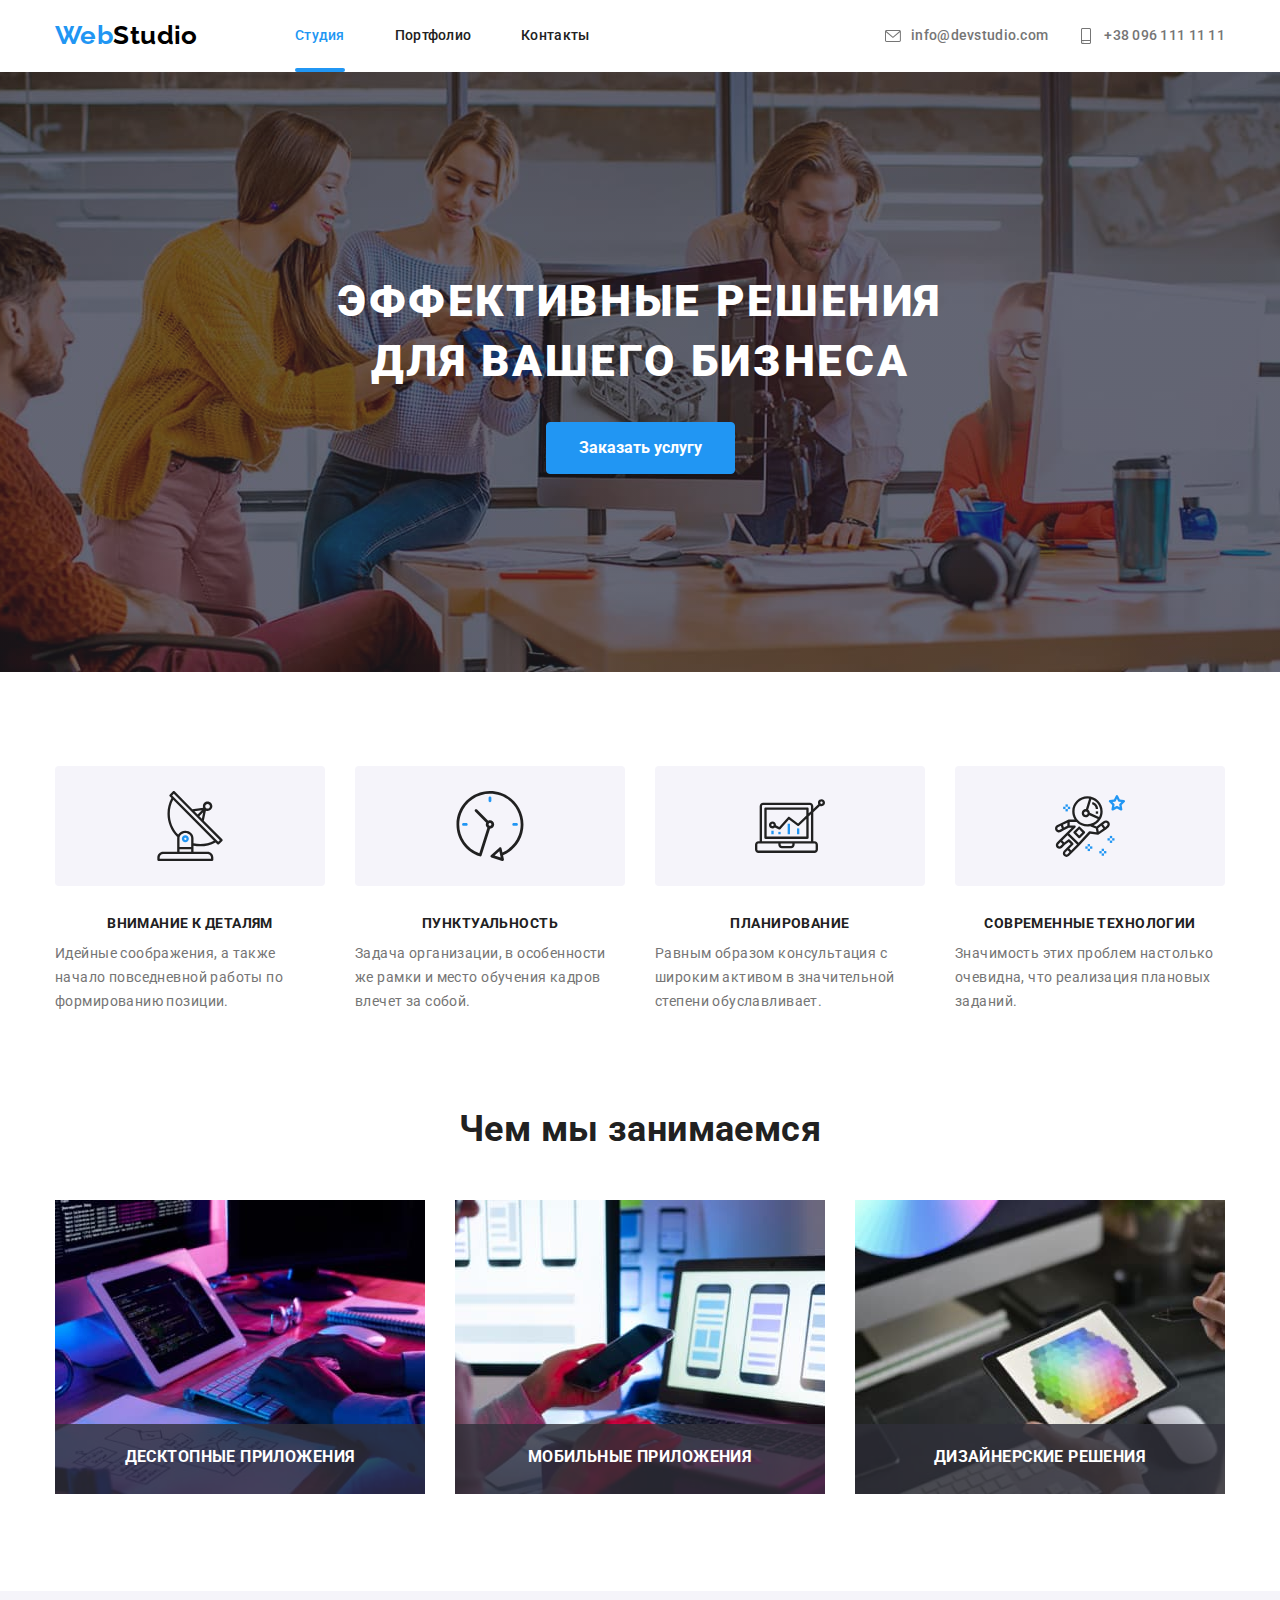
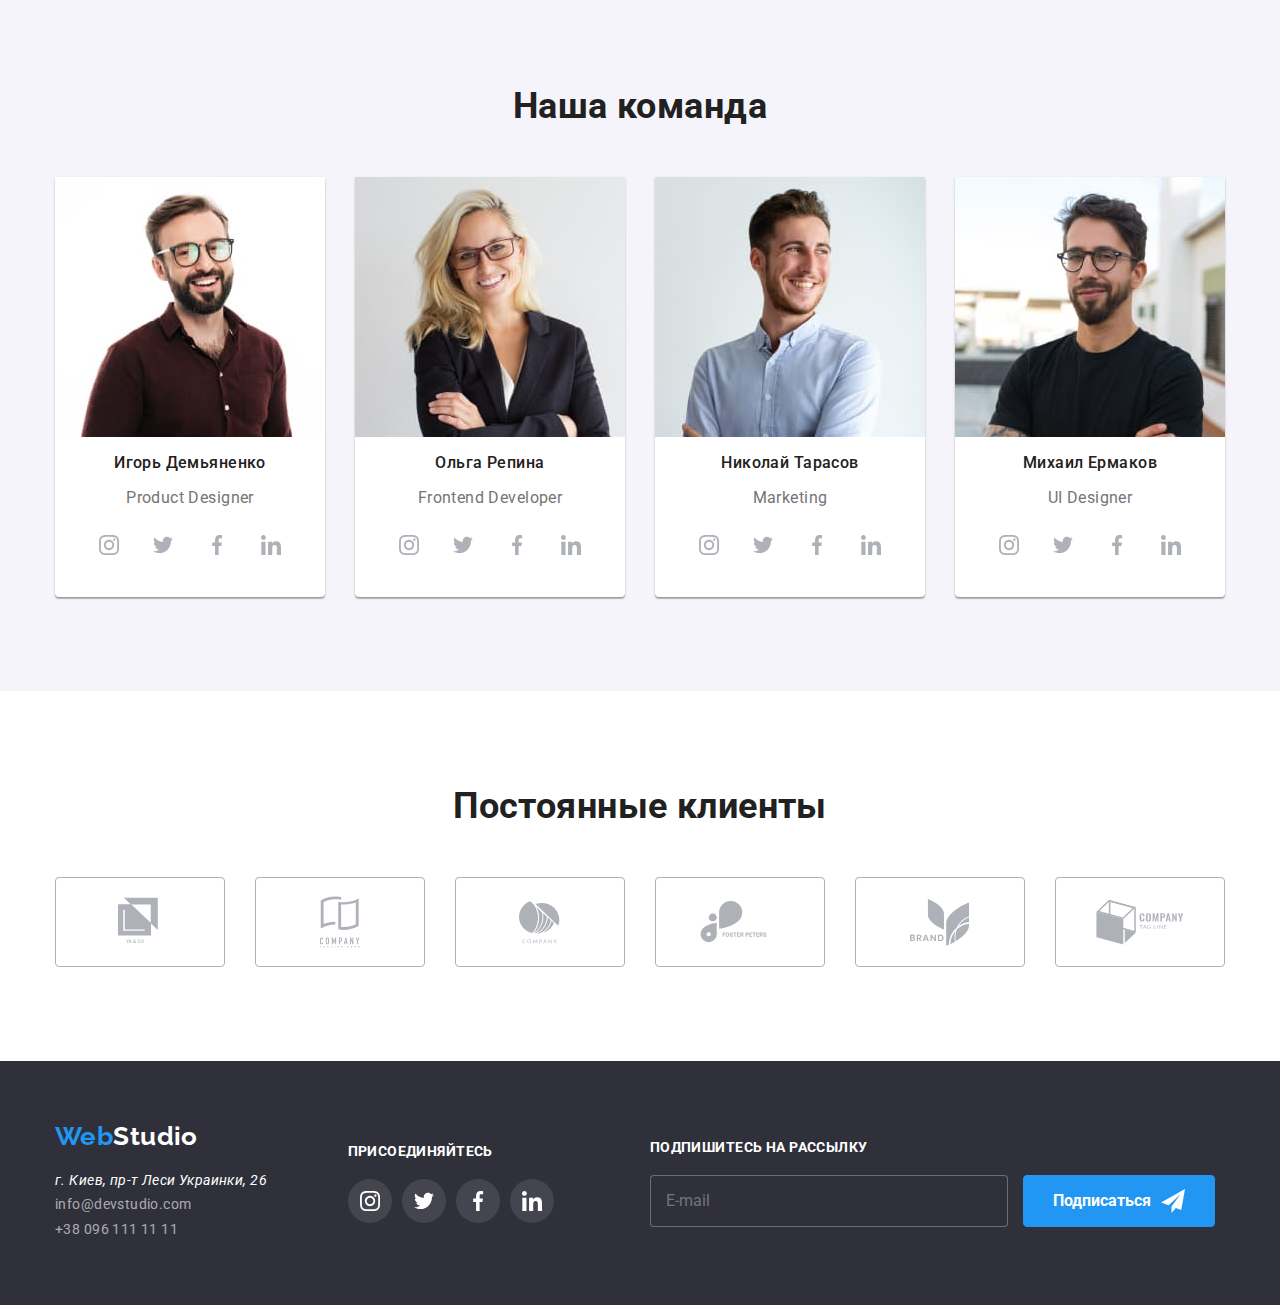
<file: index.html>
<!DOCTYPE html>
<html lang="ru">
  <head>
    <meta charset="UTF-8" />
    <meta name="viewport" content="width=device-width, initial-scale=1.0" />
    <title>WebStudio</title>
    <link
      href="https://fonts.googleapis.com/css2?family=Raleway:wght@400;700&family=Roboto:wght@400;500;700;900&display=swap"
      rel="stylesheet"
    />
    <link
      rel="stylesheet"
      href="https://cdnjs.cloudflare.com/ajax/libs/modern-normalize/1.0.0/modern-normalize.min.css"
    />
    <link rel="stylesheet" href="./css/main.min.css" />
  </head>
  <body>
    <header>
      <div class="container page-header">
        <a href="./index.html" class="logo"
          >Web<span class="logostudio">Studio</span></a
        >
        <button type="button" class="menu-button" data-menu-button>
          <svg
            width="24"
            height="30"
            aria-expanded="false"
            aria-controls="navigation-container"
            aria-label="Переключатель мобильногоо меню"
          >
            <use
              class="icon-menu"
              href="./images/newsprite.svg#menu-icon"
            ></use>
            <use
              class="icon-cross"
              href="./images/newsprite.svg#close-black"
            ></use>
          </svg>
        </button>

        <nav class="navigation" data-menu id="navigation-container">
          <ul class="site-nav list">
            <li class="item">
              <a href="./index.html" class="link current">Студия</a>
            </li>
            <li class="item">
              <a href="./portfolio.html" class="link">Портфолио</a>
            </li>
            <li class="item"><a href="" class="link">Контакты</a></li>
          </ul>

          <address class="header-address">
            <a href="mailto:info@devstudio.com" class="link">
              <svg class="address-icon" width="16" height="20">
                <use href="./images/newsprite.svg#envelope"></use>
              </svg>
              info@devstudio.com</a
            >
            <a href="tel:+380961111111" class="link">
              <svg class="address-icon" width="10" height="20">
                <use href="./images/newsprite.svg#smartphone"></use>
              </svg>
              +38 096 111 11 11</a
            >
          </address>
        </nav>
      </div>
    </header>
    <main>
      <section class="main-section">
        <!--Section1-->
        <h1 class="main-title">
          Эффективные решения <br />
          для вашего бизнеса
        </h1>
        <button class="order-button" data-modal-open>Заказать услугу</button>
      </section>
      <section class="advantages-section">
        <!--Section2-->
        <div class="container">
          <ul class="advantages">
            <li class="advantage-item">
              <svg class="advantage-icon">
                <use href="./images/newsprite.svg#antenna-1"></use>
              </svg>
              <h3 class="advantage-title">Внимание к деталям</h3>
              <p class="text">
                Идейные соображения, а также начало повседневной работы по
                формированию позиции.
              </p>
            </li>
            <li class="advantage-item">
              <svg class="advantage-icon">
                <use href="./images/newsprite.svg#clock-1"></use>
              </svg>
              <h3 class="advantage-title">Пунктуальность</h3>
              <p class="text">
                Задача организации, в особенности же рамки и место обучения
                кадров влечет за собой.
              </p>
            </li>
            <li class="advantage-item">
              <svg class="advantage-icon">
                <use href="./images/newsprite.svg#diagram-1"></use>
              </svg>
              <h3 class="advantage-title">Планирование</h3>
              <p class="text">
                Равным образом консультация с широким активом в значительной
                степени обуславливает.
              </p>
            </li>
            <li class="advantage-item">
              <svg class="advantage-icon">
                <use href="./images/newsprite.svg#astronaut-1"></use>
              </svg>
              <h3 class="advantage-title">Современные технологии</h3>
              <p class="text">
                Значимость этих проблем настолько очевидна, что реализация
                плановых заданий.
              </p>
            </li>
          </ul>
        </div>
      </section>
      <section class="activities-section">
        <!--Section3-->
        <div class="container">
          <h2 class="section-title">Чем мы занимаемся</h2>
          <ul class="activities">
            <li class="activity-item">
              <picture>
                <source
                  srcset="./images/img1.jpg 1x, ./images/img1@2x.jpg 2x"
                  media="(min-width: 1200px)"
                />

                <img src="./images/img1.jpg" alt="рабочий стол" width="370" />
              </picture>
              <h3 class="activity-title">Десктопные приложения</h3>
            </li>
            <li class="activity-item">
              <picture>
                <source
                  srcset="./images/img2.jpg 1x, ./images/img2@2x.jpg 2x"
                  media="(min-width: 1200px)"
                />

                <img src="./images/img2.jpg" alt="рабочий стол" width="370" />
              </picture>
              <h3 class="activity-title">Мобильные приложения</h3>
            </li>
            <li class="activity-item">
              <picture>
                <source
                  srcset="./images/img3.jpg 1x, ./images/img3@2x.jpg 2x"
                  media="(min-width: 1200px)"
                />

                <img src="./images/img3.jpg" alt="экран планшета" width="370" />
              </picture>

              <h3 class="activity-title">Дизайнерские решения</h3>
            </li>
          </ul>
        </div>
      </section>
      <section class="section-team">
        <!--Team-->
        <div class="container team">
          <h2 class="section-title">Наша команда</h2>
          <ul class="team-members">
            <li class="team-member">
              <picture>
                <source
                  srcset="
                    ./images/ihordemjanenko.jpg    1x,
                    ./images/ihordemjanenko@2x.jpg 2x
                  "
                  media="(min-width: 1200px)"
                />
                <source
                  srcset="
                    ./images/tab/ihordemjanenkotab.jpg    1x,
                    ./images/tab/ihordemjanenkotab@2x.jpg 2x
                  "
                  media="(min-width: 768px)"
                />
                <source
                  srcset="
                    ./images/mob/ihordemjanenkomob.jpg    1x,
                    ./images/mob/ihordemjanenkomob@2x.jpg 2x
                  "
                  media="(max-width: 480px)"
                />
                <img
                  class="member-photo"
                  src="./images/ihordemjanenko.jpg"
                  alt="фото Игорь Демьяненко"
                />
              </picture>

              <h3 class="photo-name">Игорь Демьяненко</h3>
              <p class="position-title">Product Designer</p>
              <ul class="social-links">
                <li class="link">
                  <a class="link-icon" href="">
                    <svg width="20" height="20">
                      <use href="./images/newsprite.svg#instagram"></use>
                    </svg>
                  </a>
                </li>
                <li class="link">
                  <a class="link-icon" href="">
                    <svg width="20" height="20">
                      <use href="./images/newsprite.svg#twitter"></use>
                    </svg>
                  </a>
                </li>
                <li class="link">
                  <a class="link-icon" href="">
                    <svg width="20" height="20">
                      <use href="./images/newsprite.svg#facebook"></use>
                    </svg>
                  </a>
                </li>
                <li class="link">
                  <a class="link-icon" href="">
                    <svg width="20" height="20">
                      <use href="./images/newsprite.svg#linkedin"></use>
                    </svg>
                  </a>
                </li>
              </ul>
            </li>
            <li class="team-member">
              <picture>
                <source
                  srcset="
                    ./images/olharepina.jpg    1x,
                    ./images/olharepina@2x.jpg 2x
                  "
                  media="(min-width: 1200px)"
                />
                <source
                  srcset="
                    ./images/tab/olharepinatab.jpg    1x,
                    ./images/tab/olharepinatab@2x.jpg 2x
                  "
                  media="(min-width: 768px)"
                />
                <source
                  srcset="
                    ./images/mob/olharepinamob.jpg    1x,
                    ./images/mob/olharepinamob@2x.jpg 2x
                  "
                  media="(max-width: 480px)"
                />
                <img
                  class="member-photo"
                  src="./images/olharepina.jpg"
                  alt="фото Ольга Репина"
                />
              </picture>
              <h3 class="photo-name">Ольга Репина</h3>
              <p class="position-title">Frontend Developer</p>
              <ul class="social-links">
                <li class="link">
                  <a class="link-icon" href="">
                    <svg width="20" height="20">
                      <use href="./images/newsprite.svg#instagram"></use>
                    </svg>
                  </a>
                </li>
                <li class="link">
                  <a class="link-icon" href="">
                    <svg width="20" height="20">
                      <use href="./images/newsprite.svg#twitter"></use>
                    </svg>
                  </a>
                </li>
                <li class="link">
                  <a class="link-icon" href="">
                    <svg width="20" height="20">
                      <use href="./images/newsprite.svg#facebook"></use>
                    </svg>
                  </a>
                </li>
                <li class="link">
                  <a class="link-icon" href="">
                    <svg width="20" height="20">
                      <use href="./images/newsprite.svg#linkedin"></use>
                    </svg>
                  </a>
                </li>
              </ul>
            </li>
            <li class="team-member">
              <picture>
                <source
                  srcset="
                    ./images/nikolaytarasov.jpg    1x,
                    ./images/nikolaytarasov@2x.jpg 2x
                  "
                  media="(min-width: 1200px)"
                />
                <source
                  srcset="
                    ./images/tab/nikolaytarasovtab.jpg    1x,
                    ./images/tab/nikolaytarasovtab@2x.jpg 2x
                  "
                  media="(min-width: 768px)"
                />
                <source
                  srcset="
                    ./images/mob/nikolaytarasovmob.jpg    1x,
                    ./images/mob/nikolaytarasovmob@2x.jpg 2x
                  "
                  media="(max-width: 480px)"
                />
                <img
                  class="member-photo"
                  src="./images/nikolaytarasov.jpg"
                  alt="фото Николай Тарасов"
                />
              </picture>
              <h3 class="photo-name">Николай Тарасов</h3>
              <p class="position-title">Marketing</p>
              <ul class="social-links">
                <li class="link">
                  <a class="link-icon" href="">
                    <svg width="20" height="20">
                      <use href="./images/newsprite.svg#instagram"></use>
                    </svg>
                  </a>
                </li>
                <li class="link">
                  <a class="link-icon" href="">
                    <svg width="20" height="20">
                      <use href="./images/newsprite.svg#twitter"></use>
                    </svg>
                  </a>
                </li>
                <li class="link">
                  <a class="link-icon" href="">
                    <svg width="20" height="20">
                      <use href="./images/newsprite.svg#facebook"></use>
                    </svg>
                  </a>
                </li>
                <li class="link">
                  <a class="link-icon" href="">
                    <svg width="20" height="20">
                      <use href="./images/newsprite.svg#linkedin"></use>
                    </svg>
                  </a>
                </li>
              </ul>
            </li>
            <li class="team-member">
              <picture>
                <source
                  srcset="
                    ./images/mihailjermakov.jpg    1x,
                    ./images/mihailjermakov@2x.jpg 2x
                  "
                  media="(min-width: 1200px)"
                />
                <source
                  srcset="
                    ./images/tab/mihailjermakovtab.jpg    1x,
                    ./images/tab/mihailjermakovtab@2x.jpg 2x
                  "
                  media="(min-width: 768px)"
                />
                <source
                  srcset="
                    ./images/mob/mihailjermakovmob.jpg    1x,
                    ./images/mob/mihailjermakovmob@2x.jpg 2x
                  "
                  media="(max-width: 767px)"
                />
                <img
                  class="member-photo"
                  src="./images/mihailjermakov.jpg"
                  alt="фото Михаил Ермаков"
                />
              </picture>
              <h3 class="photo-name">Михаил Ермаков</h3>
              <p class="position-title">UI Designer</p>
              <ul class="social-links">
                <li class="link">
                  <a class="link-icon" href="">
                    <svg width="20" height="20">
                      <use href="./images/newsprite.svg#instagram"></use>
                    </svg>
                  </a>
                </li>
                <li class="link">
                  <a class="link-icon" href="">
                    <svg width="20" height="20">
                      <use href="./images/newsprite.svg#twitter"></use>
                    </svg>
                  </a>
                </li>
                <li class="link">
                  <a class="link-icon" href="">
                    <svg width="20" height="20">
                      <use href="./images/newsprite.svg#facebook"></use>
                    </svg>
                  </a>
                </li>
                <li class="link">
                  <a class="link-icon" href="">
                    <svg width="20" height="20">
                      <use href="./images/newsprite.svg#linkedin"></use>
                    </svg>
                  </a>
                </li>
              </ul>
            </li>
          </ul>
        </div>
      </section>
      <section class="client-section">
        <!--Section Clients-->
        <div class="container">
          <h2 class="section-title">Постоянные клиенты</h2>
          <ul class="clients">
            <li class="client">
              <a class="client-link" href="">
                <svg class="logo-client" width="44" height="50">
                  <use href="./images/newsprite.svg#logo-1"></use>
                </svg>
              </a>
            </li>
            <li class="client">
              <a class="client-link" href="">
                <svg class="logo-client" width="40" height="52">
                  <use href="./images/newsprite.svg#logo-2"></use>
                </svg>
              </a>
            </li>
            <li class="client">
              <a class="client-link" href="">
                <svg class="logo-client" width="41" height="43">
                  <use href="./images/newsprite.svg#logo-3"></use>
                </svg>
              </a>
            </li>
            <li class="client">
              <a class="client-link" href="">
                <svg class="logo-client" width="80" height="42">
                  <use href="./images/newsprite.svg#logo-4"></use>
                </svg>
              </a>
            </li>
            <li class="client">
              <a class="client-link" href="">
                <svg class="logo-client" width="59" height="47">
                  <use href="./images/newsprite.svg#logo-5"></use>
                </svg>
              </a>
            </li>
            <li class="client">
              <a class="client-link" href="">
                <svg class="logo-client" width="88" height="45">
                  <use href="./images/newsprite.svg#logo-6"></use>
                </svg>
              </a>
            </li>
          </ul>
        </div>
      </section>
    </main>
    <footer>
      <div class="container">
        <div class="contact">
          <a href="./index.html" class="logo"
            >Web<span class="logostudio">Studio</span></a
          >
          <address class="footer-address">
            <ul class="footer-address list">
              <li class="address-line">
                <p>г. Киев, пр-т Леси Украинки, 26</p>
              </li>
              <li class="address-line">
                <a href="mailto:info@devstudio.com" class="link"
                  >info@devstudio.com</a
                >
              </li>
              <li class="address-line">
                <a href="tel:+380961111111" class="link">+38 096 111 11 11</a>
              </li>
            </ul>
          </address>
        </div>
        <div class="joinus">
          <b>присоединяйтесь</b>
          <ul class="social-links">
            <li class="link">
              <a class="link-icon" href="">
                <svg width="20" height="20">
                  <use href="./images/newsprite.svg#instagram"></use>
                </svg>
              </a>
            </li>
            <li class="link">
              <a class="link-icon" href="">
                <svg width="20" height="20">
                  <use href="./images/newsprite.svg#twitter"></use>
                </svg>
              </a>
            </li>
            <li class="link">
              <a class="link-icon" href="">
                <svg width="20" height="20">
                  <use href="./images/newsprite.svg#facebook"></use>
                </svg>
              </a>
            </li>
            <li class="link">
              <a class="link-icon" href="">
                <svg width="20" height="20">
                  <use href="./images/newsprite.svg#linkedin"></use>
                </svg>
              </a>
            </li>
          </ul>
        </div>
        <form action="subscribe" class="subscribe">
          <b>Подпишитесь на рассылку</b>
          <div class="subscribe-action">
            <input type="email" name="mail" placeholder="E-mail" />
            <button type="submit">
              Подписаться
              <svg class="subscribe-icon" width="24" height="24">
                <use href="./images/newsprite.svg#icon-send"></use>
              </svg>
            </button>
          </div>
        </form>
      </div>
    </footer>
    <div class="backdrop is-hidden" data-modal>
      <div class="modal">
        <button class="close" type="button" data-modal-close>
          <svg width="18" height="18">
            <use href="./images/newsprite.svg#close-black"></use>
          </svg>
        </button>
        <form class="order-form js-order-form">
          <h2 class="order-form-title">
            Оставьте свои данные, мы вам перезвоним
          </h2>
          <label class="order-form-field">
            <span>Имя</span>
            <input class="info-input" type="text" name="" id="name" />
            <svg class="icon-order-form" width="12" height="12">
              <use href="./images/newsprite.svg#person-black"></use>
            </svg>
          </label>

          <label class="order-form-field">
            <span>Телефон</span>
            <input class="info-input" type="tel" name="tel" />
            <svg class="icon-order-form" width="15" height="15">
              <use href="./images/newsprite.svg#phone-black"></use>
            </svg>
          </label>

          <label class="order-form-field">
            <span>Почта</span>
            <input class="info-input" type="email" name="mail" />
            <svg class="icon-order-form" width="15" height="15">
              <use href="./images/newsprite.svg#email-black"></use>
            </svg>
          </label>
          <label class="order-form-field">
            Комментарий
            <textarea
              class="comment-text"
              name="comment"
              cols="30"
              rows="10"
              placeholder="Введите текст"
            ></textarea>
          </label>

          <label class="order-form-field checkbox">
            <input class="box" type="checkbox" name="agree" value="agree" />
            <span class="checkbox-icon"></span>
            Соглашаюсь с рассылкой и принимаю
            <a class="checkbox-link" href="">Условия договора</a>
          </label>

          <button type="submit" class="order-form-submit">Отправить</button>
        </form>
      </div>
    </div>
    <script src="./js/modal.js"></script>
    <script src="./js/menu.js"></script>
    <!-- <script>
      ;(() => {
        document
          .querySelector(".js-order-form")
          .addEventListener("submit", (e) => {
            e.preventDefault()

            new FormData(e.currentTarget).forEach((value, name) =>
              console.log(`${name}: ${value}`)
            )
          })
      })()
    </script> -->
  </body>
</html>
</file>
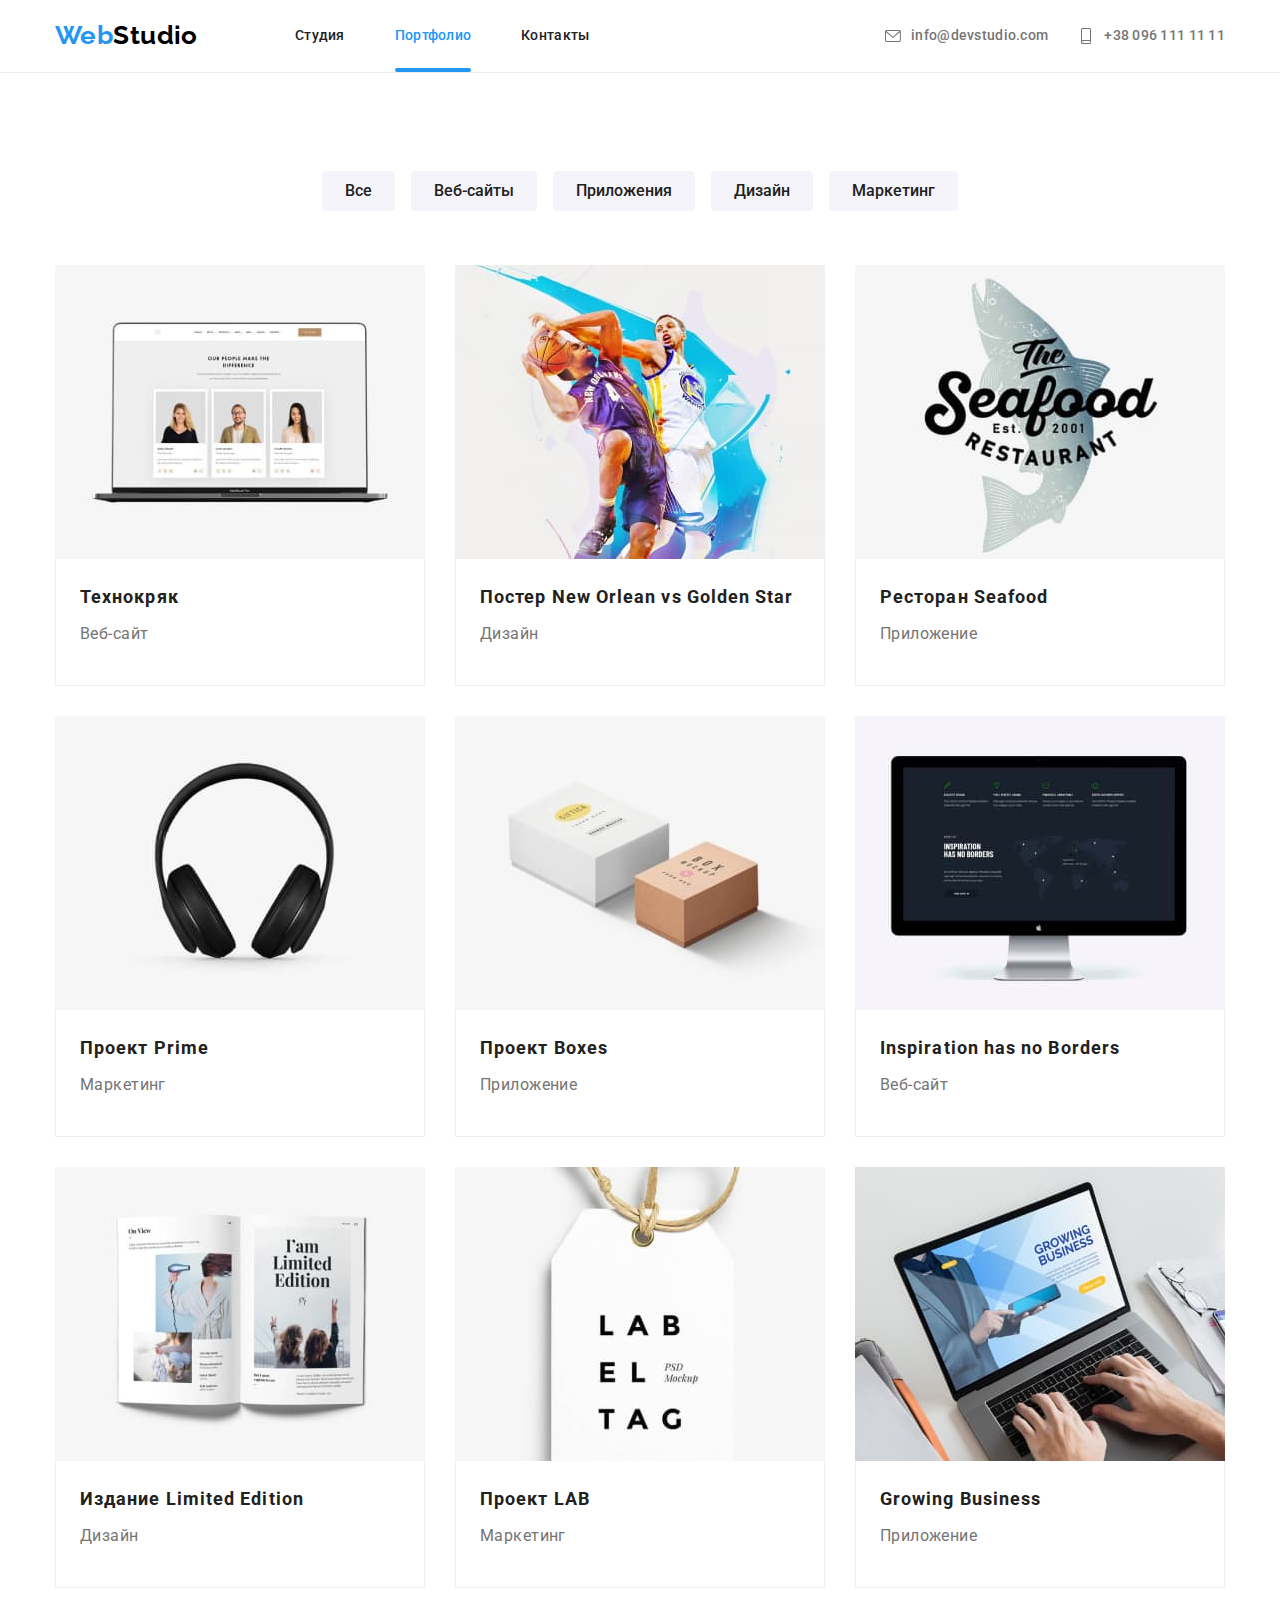
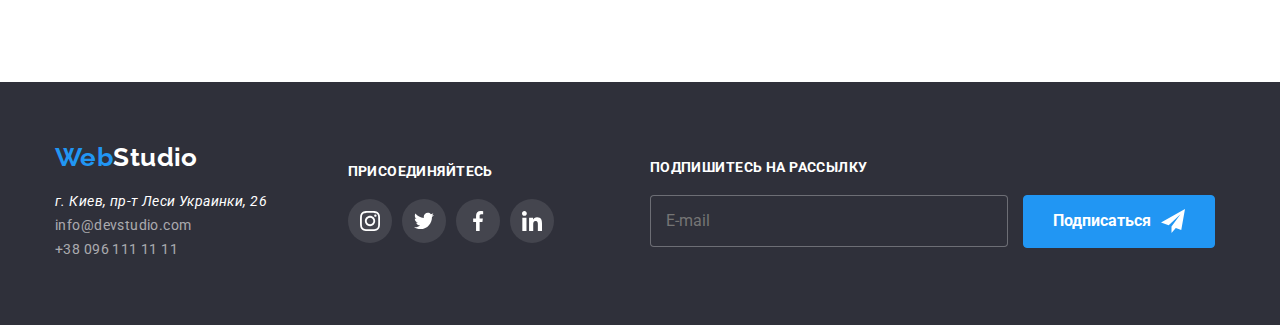
<file: portfolio.html>
<!DOCTYPE html>
<html lang="ru">
  <head>
    <meta charset="UTF-8" />
    <meta name="viewport" content="width=device-width, initial-scale=1.0" />
    <title>Portfolio</title>
    <link
      href="https://fonts.googleapis.com/css2?family=Raleway:wght@400;700&family=Roboto:wght@400;500;700;900&display=swap"
      rel="stylesheet"
    />
    <link
      rel="stylesheet"
      href="https://cdnjs.cloudflare.com/ajax/libs/modern-normalize/1.0.0/modern-normalize.min.css"
    />
    <link rel="stylesheet" href="./css/main.min.css" />
  </head>
  <body>
    <header>
      <div class="container page-header">
        <a href="./index.html" class="logo"
          >Web<span class="logostudio">Studio</span></a
        >
        <button type="button" class="menu-button" data-menu-button>
          <svg
            width="24"
            height="18"
            aria-expanded="false"
            aria-controls="navigation-container"
            aria-label="Переключатель мобильногоо меню"
          >
            <use
              class="icon-menu"
              href="./images/newsprite.svg#menu-icon"
            ></use>
            <use
              class="icon-cross"
              href="./images/newsprite.svg#close-black"
            ></use>
          </svg>
        </button>

        <nav class="navigation" data-menu id="navigation-container">
          <ul class="site-nav list">
            <li class="item">
              <a href="./index.html" class="link">Студия</a>
            </li>
            <li class="item">
              <a href="./portfolio.html" class="link current">Портфолио</a>
            </li>
            <li class="item"><a href="" class="link">Контакты</a></li>
          </ul>

          <address class="header-address">
            <a href="mailto:info@devstudio.com" class="link">
              <svg class="address-icon" width="16" height="20">
                <use href="./images/newsprite.svg#envelope"></use>
              </svg>
              info@devstudio.com</a
            >
            <a href="tel:+380961111111" class="link">
              <svg class="address-icon" width="10" height="20">
                <use href="./images/newsprite.svg#smartphone"></use>
              </svg>
              +38 096 111 11 11</a
            >
          </address>
        </nav>
      </div>
    </header>
    <main>
      <section class="portfolio-mainsection">
        <div class="container">
          <ul class="portfolio-buttons">
            <li class="portfolio-button">
              <button type="button">Все</button>
            </li>
            <li class="portfolio-button">
              <button type="button">Веб-сайты</button>
            </li>
            <li class="portfolio-button">
              <button type="button">Приложения</button>
            </li>
            <li class="portfolio-button">
              <button type="button">Дизайн</button>
            </li>
            <li class="portfolio-button">
              <button type="button">Маркетинг</button>
            </li>
          </ul>
          <ul class="projects">
            <li class="project">
              <a href="" class="project-link">
                <div class="project-picture">
                  <picture>
                    <source
                      srcset="
                        ./images/technokryak.jpg    1x,
                        ./images/technokryak@2x.jpg 2x
                      "
                      media="(min-width: 1200px)"
                    />
                    <source
                      srcset="
                        ./images/tab/technokryaktab.jpg    1x,
                        ./images/tab/technokryaktab@2x.jpg 2x
                      "
                      media="(min-width: 768px)"
                    />
                    <source
                      srcset="
                        ./images/mob/technokryakmob.jpg    1x,
                        ./images/mob/technokryakmob@2x.jpg 2x
                      "
                      media="(max-width: 767px)"
                    />
                    <img
                      src="./images/technokryak.jpg"
                      alt="страница вебсайта технокряк"
                    />
                  </picture>
                  <p class="project-overlap">
                    Технокряк это современная площадка распространения
                    коронавируса. Компании используют эту платформу для
                    цифрового шпионажа и атак на защищённые сервера конкурентов.
                  </p>
                </div>

                <div class="project-description">
                  <h3 class="project-title">Технокряк</h3>
                  <p class="project-type">Веб-сайт</p>
                </div>
              </a>
            </li>
            <li class="project">
              <a href="" class="project-link">
                <div class="project-picture">
                  <picture>
                    <source
                      srcset="
                        ./images/posterneworlean.jpg    1x,
                        ./images/posterneworlean@2x.jpg 2x
                      "
                      media="(min-width: 1200px)"
                    />
                    <source
                      srcset="
                        ./images/tab/posterneworleantab.jpg    1x,
                        ./images/tab/posterneworleantab@2x.jpg 2x
                      "
                      media="(min-width: 768px)"
                    />
                    <source
                      srcset="
                        ./images/mob/posterneworleanmob.jpg    1x,
                        ./images/mob/posterneworleanmob@2x.jpg 2x
                      "
                      media="(max-width: 767px)"
                    />
                    <img
                      src="./images/posterneworlean.jpg"
                      alt="Постер Баскетбол"
                      width="370"
                    />
                  </picture>
                  <p class="project-overlap">
                    Технокряк это современная площадка распространения
                    коронавируса. Компании используют эту платформу для
                    цифрового шпионажа и атак на защищённые сервера конкурентов.
                  </p>
                </div>

                <div class="project-description">
                  <h3 class="project-title">
                    Постер New Orlean vs Golden Star
                  </h3>
                  <p class="project-type">Дизайн</p>
                </div>
              </a>
            </li>
            <li class="project">
              <a href="" class="project-link">
                <picture>
                  <source
                    srcset="
                      ./images/restaurantseafood.jpg    1x,
                      ./images/restaurantseafood@2x.jpg 2x
                    "
                    media="(min-width: 1200px)"
                  />
                  <source
                    srcset="
                      ./images/tab/restaurantseafoodtab.jpg    1x,
                      ./images/tab/restaurantseafoodtab@2x.jpg 2x
                    "
                    media="(min-width: 768px)"
                  />
                  <source
                    srcset="
                      ./images/mob/restaurantseafoodmob.jpg    1x,
                      ./images/mob/restaurantseafoodmob@2x.jpg 2x
                    "
                    media="(max-width: 767px)"
                  />
                  <img
                    src="./images/restaurantseafood.jpg"
                    alt="Лого ресторана Сифуд"
                    width="370"
                  />
                </picture>
                <div class="project-description">
                  <h3 class="project-title">Ресторан Seafood</h3>
                  <p class="project-type">Приложение</p>
                </div>
              </a>
            </li>
            <li class="project">
              <a href="" class="project-link">
                <div class="project-picture">
                  <picture>
                    <source
                      srcset="
                        ./images/projectprime.jpg    1x,
                        ./images/projectprime@2x.jpg 2x
                      "
                      media="(min-width: 1200px)"
                    />
                    <source
                      srcset="
                        ./images/tab/projectprimetab.jpg    1x,
                        ./images/tab/projectprimetab@2x.jpg 2x
                      "
                      media="(min-width: 768px)"
                    />
                    <source
                      srcset="
                        ./images/mob/projectprimemob.jpg    1x,
                        ./images/mob/projectprimemob@2x.jpg 2x
                      "
                      media="(max-width: 767px)"
                    />
                    <img
                      src="./images/projectprime.jpg"
                      alt="Наушники"
                      width="370"
                    />
                  </picture>
                  <p class="project-overlap">
                    Технокряк это современная площадка распространения
                    коронавируса. Компании используют эту платформу для
                    цифрового шпионажа и атак на защищённые сервера конкурентов.
                  </p>
                </div>

                <div class="project-description">
                  <h3 class="project-title">Проект Prime</h3>
                  <p class="project-type">Маркетинг</p>
                </div>
              </a>
            </li>
            <li class="project">
              <a href="" class="project-link">
                <picture>
                  <source
                    srcset="
                      ./images/projectboxes.jpg    1x,
                      ./images/projectboxes@2x.jpg 2x
                    "
                    media="(min-width: 1200px)"
                  />
                  <source
                    srcset="
                      ./images/tab/projectboxestab.jpg    1x,
                      ./images/tab/projectboxestab@2x.jpg 2x
                    "
                    media="(min-width: 768px)"
                  />
                  <source
                    srcset="
                      ./images/mob/projectboxesmob.jpg    1x,
                      ./images/mob/projectboxesmob@2x.jpg 2x
                    "
                    media="(max-width: 767px)"
                  />
                  <img
                    src="./images/projectboxes.jpg"
                    alt="Две коробки"
                    width="370"
                  />
                </picture>
                <div class="project-description">
                  <h3 class="project-title">Проект Boxes</h3>
                  <p class="project-type">Приложение</p>
                </div>
              </a>
            </li>
            <li class="project">
              <a href="" class="project-link">
                <picture>
                  <source
                    srcset="
                      ./images/inspiration.jpg    1x,
                      ./images/inspiration@2x.jpg 2x
                    "
                    media="(min-width: 1200px)"
                  />
                  <source
                    srcset="
                      ./images/tab/inspirationtab.jpg    1x,
                      ./images/tab/inspirationtab@2x.jpg 2x
                    "
                    media="(min-width: 768px)"
                  />
                  <source
                    srcset="
                      ./images/mob/inspirationmob.jpg    1x,
                      ./images/mob/inspirationmob@2x.jpg 2x
                    "
                    media="(max-width: 767px)"
                  />

                  <img
                    src="./images/inspiration.jpg"
                    alt="Страница веб-сайта"
                    width="370"
                  />
                </picture>
                <div class="project-description">
                  <h3 class="project-title">Inspiration has no Borders</h3>
                  <p class="project-type">Веб-сайт</p>
                </div>
              </a>
            </li>
            <li class="project">
              <a href="" class="project-link">
                <picture>
                  <source
                    srcset="
                      ./images/printinghouse.jpg    1x,
                      ./images/printinghouse@2x.jpg 2x
                    "
                    media="(min-width: 1200px)"
                  />
                  <source
                    srcset="
                      ./images/tab/printinghousetab.jpg    1x,
                      ./images/tab/printinghousetab@2x.jpg 2x
                    "
                    media="(min-width: 768px)"
                  />
                  <source
                    srcset="
                      ./images/mob/printinghousemob.jpg    1x,
                      ./images/mob/printinghousemob@2x.jpg 2x
                    "
                    media="(max-width: 767px)"
                  />

                  <img
                    src="./images/printinghouse.jpg"
                    alt="Открытая книга"
                    width="370"
                  />
                </picture>
                <div class="project-description">
                  <h3 class="project-title">Издание Limited Edition</h3>
                  <p class="project-type">Дизайн</p>
                </div>
              </a>
            </li>
            <li class="project">
              <a href="" class="project-link"> </a>
              <picture>
                <source
                  srcset="
                    ./images/projectlab.jpg    1x,
                    ./images/projectlab@2x.jpg 2x
                  "
                  media="(min-width: 1200px)"
                />
                <source
                  srcset="
                    ./images/tab/projectlabtab.jpg    1x,
                    ./images/tab/projectlabtab@2x.jpg 2x
                  "
                  media="(min-width: 768px)"
                />
                <source
                  srcset="
                    ./images/mob/projectlabmob.jpg    1x,
                    ./images/mob/projectlabmob@2x.jpg 2x
                  "
                  media="(max-width: 767px)"
                />
                <img
                  src="./images/projectlab.jpg"
                  alt="Бирка Лаб"
                  width="370"
                />
              </picture>
              <div class="project-description">
                <h3 class="project-title">Проект LAB</h3>
                <p class="project-type">Маркетинг</p>
              </div>
            </li>
            <li class="project">
              <a href="" class="project-link">
                <picture>
                  <source
                    srcset="
                      ./images/growingbusiness.jpg    1x,
                      ./images/growingbusiness@2x.jpg 2x
                    "
                    media="(min-width: 1200px)"
                  />
                  <source
                    srcset="
                      ./images/tab/growingbusinesstab.jpg    1x,
                      ./images/tab/growingbusinesstab@2x.jpg 2x
                    "
                    media="(min-width: 768px)"
                  />
                  <source
                    srcset="
                      ./images/mob/growingbusinessmob.jpg    1x,
                      ./images/mob/growingbusinessmob@2x.jpg 2x
                    "
                    media="(max-width: 767px)"
                  />
                  <img
                    src="./images/growingbusiness.jpg"
                    alt="Фото сранички приложения"
                    width="370"
                  />
                </picture>
                <div class="project-description">
                  <h3 class="project-title">Growing Business</h3>
                  <p class="project-type">Приложение</p>
                </div>
              </a>
            </li>
          </ul>
        </div>
      </section>
    </main>
    <footer>
      <div class="container">
        <div class="contact">
          <a href="./index.html" class="logo"
            >Web<span class="logostudio">Studio</span></a
          >
          <address class="footer-address">
            <ul class="footer-address list">
              <li class="address-line">
                <p>г. Киев, пр-т Леси Украинки, 26</p>
              </li>
              <li class="address-line">
                <a href="mailto:info@devstudio.com" class="link"
                  >info@devstudio.com</a
                >
              </li>
              <li class="address-line">
                <a href="tel:+380961111111" class="link">+38 096 111 11 11</a>
              </li>
            </ul>
          </address>
        </div>
        <div class="joinus">
          <b>присоединяйтесь</b>
          <ul class="social-links">
            <li class="link">
              <a class="link-icon" href="">
                <svg width="20" height="20">
                  <use href="./images/newsprite.svg#instagram"></use>
                </svg>
              </a>
            </li>
            <li class="link">
              <a class="link-icon" href="">
                <svg width="20" height="20">
                  <use href="./images/newsprite.svg#twitter"></use>
                </svg>
              </a>
            </li>
            <li class="link">
              <a class="link-icon" href="">
                <svg width="20" height="20">
                  <use href="./images/newsprite.svg#facebook"></use>
                </svg>
              </a>
            </li>
            <li class="link">
              <a class="link-icon" href="">
                <svg width="20" height="20">
                  <use href="./images/newsprite.svg#linkedin"></use>
                </svg>
              </a>
            </li>
          </ul>
        </div>
        <form action="subscribe" class="subscribe">
          <b>Подпишитесь на рассылку</b>
          <div class="subscribe-action">
            <input type="email" name="mail" placeholder="E-mail" />
            <button type="submit">
              Подписаться
              <svg class="subscribe-icon" width="24" height="24">
                <use href="./images/newsprite.svg#icon-send"></use>
              </svg>
            </button>
          </div>
        </form>
      </div>
    </footer>
    <script src="./js/menu.js"></script>
  </body>
</html>
</file>
<file: css/main.min.css>
.activities,.team-members,.clients,.portfolio-buttons,.projects{list-style:none}.activity-item img{display:block;max-width:100%;height:auto}.project-link{text-decoration:none}.section-title{text-align:center;margin-top:0;margin-bottom:50px;font-weight:700;font-size:36px;line-height:1.17;color:#212121}body{font-family:Roboto,sans-serif;font-style:normal;font-size:14px;letter-spacing:.03em;color:#757575;background-color:#ffffff}body ul{list-style:none}body a{text-decoration:none}body img{display:block;max-width:100%;height:auto}.container{padding-left:15px;padding-right:15px;margin-right:auto;margin-left:auto}@media (min-width: 480px){.container{width:480px}}@media (min-width: 768px){.container{width:768px}}@media (min-width: 1200px){.container{width:1200px}}.logo{color:#2196f3;font-family:Raleway, sans-serif;font-weight:700;font-size:24px;line-height:1.17;text-decoration:none;display:-webkit-box;display:-ms-flexbox;display:flex;-webkit-box-align:center;-ms-flex-align:center;align-items:center;-webkit-box-pack:start;-ms-flex-pack:start;justify-content:flex-start}@media (min-width: 1200px){.logo{font-size:26px;line-height:1.2}}.logostudio{color:#000000}footer .logostudio{color:#ffffff}.page-header{position:relative;display:-webkit-box;display:-ms-flexbox;display:flex;-webkit-box-pack:justify;-ms-flex-pack:justify;justify-content:space-between;padding-top:16px;padding-bottom:16px}@media (min-width: 768px){.page-header{padding-top:0px;padding-bottom:0px}}@media (max-width: 1199px){.page-header{width:100%}}.menu-button{display:-webkit-inline-box;display:-ms-inline-flexbox;display:inline-flex;margin:0;padding:0;outline:none;border:none;background-color:transparent}@media (min-width: 768px){.menu-button{display:none}}.menu-button:hover .icon-menu,.menu-button:focus .icon-menu{fill:#2196f3}.menu-button.is-open .icon-menu{display:none}.menu-button .icon-cross{display:none}.menu-button.is-open .icon-cross{display:block}.menu-button.is-open:hover .icon-cross,.menu-button.is-open:hover .icon-cross{fill:#2196f3}.navigation{display:none;-webkit-transform:translateY(100%);transform:translateY(100%)}.navigation.is-open{position:absolute;display:-webkit-box;display:-ms-flexbox;display:flex;-webkit-box-orient:vertical;-webkit-box-direction:normal;-ms-flex-direction:column;flex-direction:column;padding-top:60px;padding-bottom:44px;background-color:#ffffff;border-top:1px solid #ececec;z-index:8;top:100%;left:0;width:100%;opacity:1;-webkit-transform:translateY(0%);transform:translateY(0%)}@media (min-width: 768px){.navigation{width:520px;display:-webkit-box;display:-ms-flexbox;display:flex;position:relative;-webkit-transform:translateY(0);transform:translateY(0);-webkit-box-pack:justify;-ms-flex-pack:justify;justify-content:space-between}}@media (min-width: 1200px){.navigation{width:930px}}.site-nav.list{display:-webkit-box;display:-ms-flexbox;display:flex;-webkit-box-orient:vertical;-webkit-box-direction:normal;-ms-flex-direction:column;flex-direction:column;-webkit-box-pack:center;-ms-flex-pack:center;justify-content:center;padding:0;margin-bottom:20px;margin-top:0}@media (min-width: 768px){.site-nav.list{display:-webkit-inline-box;display:-ms-inline-flexbox;display:inline-flex;-webkit-box-orient:horizontal;-webkit-box-direction:normal;-ms-flex-direction:row;flex-direction:row;-webkit-box-pack:justify;-ms-flex-pack:justify;justify-content:space-between;-webkit-box-align:center;-ms-flex-align:center;align-items:center;margin-bottom:0px}}.site-nav .item{display:-webkit-inline-box;display:-ms-inline-flexbox;display:inline-flex;-webkit-box-pack:center;-ms-flex-pack:center;justify-content:center;position:relative;text-align:center;margin-bottom:40px}@media (min-width: 768px){.site-nav .item{margin-right:50px;margin-bottom:0}}.site-nav .link{display:-webkit-inline-box;display:-ms-inline-flexbox;display:inline-flex;-webkit-box-pack:center;-ms-flex-pack:center;justify-content:center;position:relative;color:#212121;font-weight:500;font-size:18px;line-height:1.17;letter-spacing:0.02em;padding-bottom:8px;-webkit-transition:color 250ms cubic-bezier(0.4, 0, 0.2, 1);transition:color 250ms cubic-bezier(0.4, 0, 0.2, 1)}.site-nav .link:hover,.site-nav .link:focus{color:#2196f3;text-decoration:none}@media (min-width: 768px){.site-nav .link{padding-top:28px;padding-bottom:28px;font-size:14px;line-height:1.14}}.link.current{color:#2196f3}.link.current::after{position:absolute;display:inline-block;bottom:0;left:0;width:100%;content:"";height:4px;border-radius:2px;background-color:#2196f3}.header-address{display:-webkit-box;display:-ms-flexbox;display:flex;-webkit-box-pack:space-evenly;-ms-flex-pack:space-evenly;justify-content:space-evenly;-webkit-box-orient:vertical;-webkit-box-direction:normal;-ms-flex-direction:column;flex-direction:column}@media (min-width: 1200px){.header-address{-webkit-box-orient:horizontal;-webkit-box-direction:normal;-ms-flex-direction:row;flex-direction:row;-webkit-box-align:center;-ms-flex-align:center;align-items:center}}.header-address .link{display:-webkit-inline-box;display:-ms-inline-flexbox;display:inline-flex;-webkit-box-pack:center;-ms-flex-pack:center;justify-content:center;margin-bottom:16px;color:#757575;font-weight:500;font-size:18px;line-height:1.17;letter-spacing:0.02em;font-style:normal;fill:#757575;-webkit-transition:fill 250ms cubic-bezier(0.4, 0, 0.2, 1),color 250ms cubic-bezier(0.4, 0, 0.2, 1);transition:fill 250ms cubic-bezier(0.4, 0, 0.2, 1),color 250ms cubic-bezier(0.4, 0, 0.2, 1)}.header-address .link:hover,.header-address .link:focus{color:#2196f3;fill:#2196f3}@media (min-width: 768px){.header-address .link{margin-bottom:0;-webkit-box-pack:start;-ms-flex-pack:start;justify-content:flex-start;font-size:12px}}@media (min-width: 1200px){.header-address .link{margin-left:30px;-webkit-box-pack:end;-ms-flex-pack:end;justify-content:flex-end;font-size:14px;line-height:1.14}}.address-icon{display:block;margin-right:10px}@media (min-width: 768px){.address-icon{width:14px;height:14px}}@media (min-width: 1200px){.address-icon{width:16px;height:16px}}.main-section{text-align:center;margin-left:auto;margin-right:auto;padding-top:200px;padding-bottom:200px;max-width:1600px;max-height:600px;background-image:-webkit-gradient(linear, left top, right top, from(rgba(47,48,58,0.4)), to(rgba(47,48,58,0.4))),url("../images/mob/heroimagemobx.jpg");background-image:linear-gradient(to right, rgba(47,48,58,0.4), rgba(47,48,58,0.4)),url("../images/mob/heroimagemobx.jpg");background-repeat:no-repeat;background-position:center;background-color:#2f303a}@media (min-width: 768px){.main-section{background-image:-webkit-gradient(linear, left top, right top, from(rgba(47,48,58,0.4)), to(rgba(47,48,58,0.4))),url("../images/tab/heroimagetabx.jpg");background-image:linear-gradient(to right, rgba(47,48,58,0.4), rgba(47,48,58,0.4)),url("../images/tab/heroimagetabx.jpg")}}@media (min-width: 1200px){.main-section{background-image:-webkit-gradient(linear, left top, right top, from(rgba(47,48,58,0.4)), to(rgba(47,48,58,0.4))),url("../images/heroimage.jpg");background-image:linear-gradient(to right, rgba(47,48,58,0.4), rgba(47,48,58,0.4)),url("../images/heroimage.jpg")}}.main-title{margin-top:0;margin-bottom:30px;color:#ffffff;font-weight:900;font-size:26px;line-height:1.62;text-align:center;letter-spacing:0.06em;text-transform:uppercase}@media (min-width: 1200px){.main-title{font-size:44px;line-height:1.36}}.order-button{display:inline-block;text-align:center;padding:10px 32px;border:1px solid #2196f3;border-radius:4px;color:#ffffff;font-weight:700;font-size:16px;line-height:1.88;text-decoration:none;background-color:#2196f3;-webkit-transition:color 250ms cubic-bezier(0.4, 0, 0.2, 1),background-color 250ms cubic-bezier(0.4, 0, 0.2, 1);transition:color 250ms cubic-bezier(0.4, 0, 0.2, 1),background-color 250ms cubic-bezier(0.4, 0, 0.2, 1)}.order-button:hover{color:#2196f3;background:#ffffff;outline:#ffffff;border:none}.order-button:focus{outline:none;border:none}.advantages-section{padding-top:45px;padding-bottom:45px}@media (min-width: 1200px){.advantages-section{padding-top:94px;padding-bottom:94px}}.advantages{list-style:none;display:-webkit-box;display:-ms-flexbox;display:flex;-ms-flex-wrap:wrap;flex-wrap:wrap;padding:0}@media (min-width: 768px){.advantages{margin:-15px}}.advantage-item{margin-bottom:30px}.advantage-item .text{display:inline;margin-top:0;font-size:14px;line-height:1.71}@media (min-width: 768px){.advantage-item{width:calc(100% / 2 - 30px);margin:15px}}@media (min-width: 1200px){.advantage-item{width:calc(100% / 4 - 30px)}}.advantage-title{margin-top:0;margin-bottom:10px;text-align:center;color:#212121;font-weight:700;font-size:14px;line-height:1.14;text-transform:uppercase}.advantage-icon{display:-webkit-box;display:-ms-flexbox;display:flex;content:"";width:100%;height:120px;border-radius:4px;background-color:#f5f4fa;padding-bottom:25px;padding-top:25px;margin-bottom:30px}.activities-section{padding-bottom:94px}@media (max-width: 1199px){.activities-section{display:none}}.activities{display:-webkit-inline-box;display:-ms-inline-flexbox;display:inline-flex;margin-top:0;margin-bottom:0;padding:0}.activity-item{width:calc((100% - 60px) / 3);margin-right:30px;position:relative;color:#ffffff;text-transform:uppercase;text-align:center}.activity-item::before{position:absolute;content:"";margin:0;padding:0;width:100%;height:70px;bottom:0;left:0;background-color:rgba(47,48,58,0.8)}.activity-item:nth-child(3n){margin-right:0}.activity-title{position:absolute;display:block;margin:0;padding:0;bottom:27px;width:370px}.section-team{background-color:#f5f4fa;padding-top:60px;padding-bottom:60px}@media (min-width: 1200px){.section-team{padding-top:94px;padding-bottom:94px}}.team-members{display:-webkit-box;display:-ms-flexbox;display:flex;-ms-flex-wrap:wrap;flex-wrap:wrap;margin-top:0;margin-bottom:0px;padding:0}@media (min-width: 768px){.team-members{margin:-15px}}.team-member{width:100%;margin-bottom:30px;background-color:#ffffff;border-radius:0px 0px 4px 4px;-webkit-box-shadow:0px 1px 3px rgba(0,0,0,0.12),0px 1px 1px rgba(0,0,0,0.14),0px 2px 1px rgba(0,0,0,0.2);box-shadow:0px 1px 3px rgba(0,0,0,0.12),0px 1px 1px rgba(0,0,0,0.14),0px 2px 1px rgba(0,0,0,0.2)}@media (min-width: 768px){.team-member{width:calc(100% / 2 - 30px);margin:15px}}@media (min-width: 1200px){.team-member{width:calc(100% / 4 - 30px)}}.member-photo{width:100%}.photo-name{font-weight:500;font-size:16px;line-height:1.19;text-align:center;color:#212121}.position-title{font-size:16px;line-height:1.19;text-align:center}.social-links{display:-webkit-box;display:-ms-flexbox;display:flex;list-style:none;padding:0;margin-left:auto;margin-right:auto;margin-bottom:30px;width:206px;height:44px}.social-links .link{width:calc((100% - 30px) / 4);margin-right:10px;border-radius:50%}.social-links .link:nth-child(4n){margin-right:0}.link-icon{display:-webkit-box;display:-ms-flexbox;display:flex;-webkit-box-pack:center;-ms-flex-pack:center;justify-content:center;-webkit-box-align:center;-ms-flex-align:center;align-items:center;height:44px;width:44px;border-radius:50%;fill:#afb1b8;-webkit-transition:background-color 250ms cubic-bezier(0.4, 0, 0.2, 1),fill 250ms cubic-bezier(0.4, 0, 0.2, 1);transition:background-color 250ms cubic-bezier(0.4, 0, 0.2, 1),fill 250ms cubic-bezier(0.4, 0, 0.2, 1)}.link-icon:hover,.link-icon:focus{background-color:#2196f3;fill:#ffffff}.client-section{padding-top:94px;padding-bottom:94px}.clients{display:-webkit-box;display:-ms-flexbox;display:flex;-ms-flex-wrap:wrap;flex-wrap:wrap;padding:0;margin:-15px}.client{width:calc(100% / 2 - 30px);margin:15px}@media (min-width: 768px){.client{width:calc(100% / 3 - 30px)}}@media (min-width: 1200px){.client{width:calc(100% / 6 - 30px)}}.client-link{display:-webkit-box;display:-ms-flexbox;display:flex;-webkit-box-pack:center;-ms-flex-pack:center;justify-content:center;-webkit-box-align:center;-ms-flex-align:center;align-items:center;height:90px;border-radius:4px;border:1px solid #afb1b8;fill:#afb1b8;-webkit-transition:border 250ms cubic-bezier(0.4, 0, 0.2, 1),fill 250ms cubic-bezier(0.4, 0, 0.2, 1);transition:border 250ms cubic-bezier(0.4, 0, 0.2, 1),fill 250ms cubic-bezier(0.4, 0, 0.2, 1)}.client-link:hover{border:1px solid #2196f3;fill:#2196f3}footer{padding-top:60px;padding-bottom:60px;background-color:#2f303a;color:#ffffff;font-style:normal}@media (min-width: 768px){footer .container{display:-webkit-box;display:-ms-flexbox;display:flex;-ms-flex-wrap:wrap;flex-wrap:wrap}}@media (min-width: 1200px){footer .container{display:-webkit-box;display:-ms-flexbox;display:flex;-webkit-box-orient:horizontal;-webkit-box-direction:normal;-ms-flex-direction:row;flex-direction:row;-ms-flex-wrap:nowrap;flex-wrap:nowrap}}footer .link-icon{background-color:rgba(255,255,255,0.1);fill:#ffffff}footer .logo{display:block;margin-left:auto;margin-right:auto}.contact{display:block;text-align:center;margin-bottom:52px}@media (min-width: 768px){.contact{width:50%}}@media (min-width: 1200px){.contact{width:25%;text-align:left;margin-bottom:0}}.footer-address.list{padding-left:0;margin-top:0;margin-bottom:0;display:inline-block;font-style:normal}.footer-address .link{color:rgba(255,255,255,0.6);text-decoration:none}.footer-address p{margin-top:20px;margin-bottom:0;font-style:italic}.address-line{text-decoration:none;margin-bottom:8px}.joinus{text-transform:uppercase;width:100%;text-align:center;margin-bottom:60px}@media (min-width: 768px){.joinus{width:50%}}@media (min-width: 1200px){.joinus{width:25%;-ms-flex-item-align:center;-ms-grid-row-align:center;align-self:center;text-align:left;margin-bottom:0}.joinus .social-links{margin:20px 0 0 0}}.subscribe{display:block;text-align:center;text-transform:uppercase}@media (min-width: 768px){.subscribe{margin-left:auto;margin:auto}}@media (min-width: 1200px){.subscribe{display:inline-block;text-align:left}}.subscribe button{padding:10px 29px;border:1px solid #2196f3;border-radius:4px;color:#ffffff;fill:#ffffff;font-weight:700;font-size:16px;line-height:1.88;text-decoration:none;background-color:#2196f3;-webkit-transition:border 250ms cubic-bezier(0.4, 0, 0.2, 1),background-color 250ms cubic-bezier(0.4, 0, 0.2, 1),fill 250ms cubic-bezier(0.4, 0, 0.2, 1),color 250ms cubic-bezier(0.4, 0, 0.2, 1);transition:border 250ms cubic-bezier(0.4, 0, 0.2, 1),background-color 250ms cubic-bezier(0.4, 0, 0.2, 1),fill 250ms cubic-bezier(0.4, 0, 0.2, 1),color 250ms cubic-bezier(0.4, 0, 0.2, 1)}.subscribe button:hover,.subscribe button:focus{fill:#2196f3;border:1px solid #ffffff;background-color:#ffffff;color:#2196f3}@media (min-width: 1200px){.subscribe button{display:-webkit-inline-box;display:-ms-inline-flexbox;display:inline-flex;-webkit-box-align:center;-ms-flex-align:center;align-items:center;margin-left:12px}}.subscribe input{margin-top:20px;margin-bottom:20px;width:100%;background-color:#2f303a;border:1px solid rgba(255,255,255,0.3);border-radius:4px;padding:15px;font-size:16px;line-height:1.25;color:rgba(255,255,255,0.6);font-family:Roboto,sans-serif;font-style:normal;font-weight:normal;font-size:16px;line-height:1.25;letter-spacing:1.25}@media (min-width: 1200px){.subscribe input{width:358px;margin-bottom:0}}.subscribe-icon{margin-left:10px}@media (min-width: 1200px){.subscribe-action{-ms-flex-wrap:nowrap;flex-wrap:nowrap}}.backdrop{position:fixed;top:0;left:0;width:100%;height:100%;background-color:rgba(0,0,0,0.2);-webkit-transition:opacity 250ms cubic-bezier(0.4, 0, 0.2, 1);transition:opacity 250ms cubic-bezier(0.4, 0, 0.2, 1)}.backdrop.is-hidden{opacity:0;pointer-events:none}.backdrop.is-hidden .modal{-webkit-transform:translate(-50%, -50%) scale(1.2);transform:translate(-50%, -50%) scale(1.2)}.modal{position:absolute;top:50%;left:50%;-webkit-transform:translate(-50%, -50%) scale(0.8);transform:translate(-50%, -50%) scale(0.8);min-width:450px;max-height:100%;background-color:#fff;-webkit-box-shadow:0px 1px 3px rgba(0,0,0,0.12),0px 1px 1px rgba(0,0,0,0.14),0px 2px 1px rgba(0,0,0,0.2);box-shadow:0px 1px 3px rgba(0,0,0,0.12),0px 1px 1px rgba(0,0,0,0.14),0px 2px 1px rgba(0,0,0,0.2);border-radius:4px;cursor:pointer;-webkit-transition:-webkit-transform 250ms cubic-bezier(0.4, 0, 0.2, 1);transition:-webkit-transform 250ms cubic-bezier(0.4, 0, 0.2, 1);transition:transform 250ms cubic-bezier(0.4, 0, 0.2, 1);transition:transform 250ms cubic-bezier(0.4, 0, 0.2, 1), -webkit-transform 250ms cubic-bezier(0.4, 0, 0.2, 1)}@media (max-width: 767px){.modal{min-width:100%;max-width:450px}}@media (min-width: 1200px){.modal{min-width:528px;min-height:581px}}@media (max-width: 1199px){.modal{overflow-y:scroll}}.modal button.close{position:absolute;display:-webkit-box;display:-ms-flexbox;display:flex;-webkit-box-pack:center;-ms-flex-pack:center;justify-content:center;-webkit-box-align:center;-ms-flex-align:center;align-items:center;top:8px;right:8px;width:30px;height:30px;border-radius:50%;cursor:pointer;background-color:#ffffff;border:1px solid rgba(0,0,0,0.1);-webkit-transition:fill 250ms cubic-bezier(0.4, 0, 0.2, 1);transition:fill 250ms cubic-bezier(0.4, 0, 0.2, 1)}.modal button.close:hover,.modal button.close:focus{fill:#2196f3}.order-form{width:100%;margin-left:auto;margin-right:auto;padding:40px;cursor:pointer}.order-form-title{margin-top:0;margin-bottom:12px;color:#212121;font-family:Roboto,sans-serif;font-style:normal;font-weight:bold;font-size:20px;line-height:1.15;letter-spacing:.03em;text-align:center}.order-form-field{position:relative;display:-webkit-box;display:-ms-flexbox;display:flex;-webkit-box-orient:vertical;-webkit-box-direction:normal;-ms-flex-direction:column;flex-direction:column;margin-bottom:10px;font-family:Roboto,sans-serif;font-style:normal;font-weight:normal;font-size:12px;line-height:1.17;letter-spacing:0.01em;cursor:pointer}.order-form-field .info-input{position:relative;margin-top:4px;padding:14px 14px 14px 40px;border:1px solid rgba(33,33,33,0.2);border-radius:4px;cursor:pointer;-webkit-transition:border 250ms cubic-bezier(0.4, 0, 0.2, 1);transition:border 250ms cubic-bezier(0.4, 0, 0.2, 1)}.order-form-field .info-input:hover{border:1px solid #2196f3}.order-form-field .info-input:focus{border:1px solid fill #2196f3;outline:none}.order-form-field .info-input:focus+.icon-order-form,.order-form-field .info-input:hover+.icon-order-form{fill:#2196f3}.icon-order-form{position:absolute;bottom:15px;left:15px;-webkit-transition:fill 250ms cubic-bezier(0.4, 0, 0.2, 1);transition:fill 250ms cubic-bezier(0.4, 0, 0.2, 1)}.order-form-submit{display:block;margin-left:auto;margin-right:auto;margin-top:30px;text-align:center;padding:10px 32px;border:1px solid #2196f3;border-radius:4px;color:#ffffff;font-weight:700;font-size:16px;line-height:1.88;text-decoration:none;background-color:#2196f3;-webkit-transition:background-color 250ms cubic-bezier(0.4, 0, 0.2, 1),color 250ms cubic-bezier(0.4, 0, 0.2, 1);transition:background-color 250ms cubic-bezier(0.4, 0, 0.2, 1),color 250ms cubic-bezier(0.4, 0, 0.2, 1)}.order-form-submit:hover,.order-form-submit:focus{color:#2196f3;background-color:#ffffff}.comment-text{margin-top:4px;padding:12px 16px;border-radius:4px;border:1px solid rgba(33,33,33,0.2);font-family:Roboto,sans-serif;font-style:normal;font-weight:normal;font-size:12px;line-height:1.17;letter-spacing:0.01em;cursor:pointer;color:#757575;-webkit-transition:border 250ms cubic-bezier(0.4, 0, 0.2, 1);transition:border 250ms cubic-bezier(0.4, 0, 0.2, 1)}.comment-text:focus,.comment-text:hover{border:1px solid #2196f3;outline:none}.order-form-field.checkbox{display:inline;-webkit-box-orient:horizontal;-webkit-box-direction:normal;-ms-flex-flow:row;flex-flow:row}.checkbox-link{margin-left:5px;color:#2196f3}.box{width:1px;height:1px;margin:-1px;border:0;padding:0;white-space:nowrap;-webkit-clip-path:inset(100%);clip-path:inset(100%);clip:rect(0 0 0 0);overflow:hidden}.checkbox-icon{display:-webkit-inline-box;display:-ms-inline-flexbox;display:inline-flex;width:16px;height:15px;margin-right:8px;border:2px solid #212121;border-radius:4px}.box:checked+.checkbox-icon{background-color:#2196f3;background-image:url(../images/checkedbox.svg);background-size:contain;background-origin:border-box;border-radius:2px;border:0.2px solid #2196f3;fill:#ffffff}.portfolio-mainsection{padding-top:94px;padding-bottom:94px;border-top:1px solid #ececec}.portfolio-buttons{display:-webkit-box;display:-ms-flexbox;display:flex;-ms-flex-wrap:wrap;flex-wrap:wrap;padding-left:0;margin-top:0;margin-bottom:50px}@media (min-width: 768px){.portfolio-buttons{-webkit-box-pack:center;-ms-flex-pack:center;justify-content:center}}.portfolio-button button{padding:6px 22px;margin:4px 8px;border:1px solid #f5f4fa;background:#f5f4fa;border-radius:4px;color:#212121;font-weight:500;font-size:16px;line-height:1.63;-webkit-transition:color 250ms cubic-bezier(0.4, 0, 0.2, 1),background-color 250ms cubic-bezier(0.4, 0, 0.2, 1),border 250ms cubic-bezier(0.4, 0, 0.2, 1),-webkit-box-shadow 250ms cubic-bezier(0.4, 0, 0.2, 1);transition:color 250ms cubic-bezier(0.4, 0, 0.2, 1),background-color 250ms cubic-bezier(0.4, 0, 0.2, 1),border 250ms cubic-bezier(0.4, 0, 0.2, 1),-webkit-box-shadow 250ms cubic-bezier(0.4, 0, 0.2, 1);transition:color 250ms cubic-bezier(0.4, 0, 0.2, 1),background-color 250ms cubic-bezier(0.4, 0, 0.2, 1),border 250ms cubic-bezier(0.4, 0, 0.2, 1),box-shadow 250ms cubic-bezier(0.4, 0, 0.2, 1);transition:color 250ms cubic-bezier(0.4, 0, 0.2, 1),background-color 250ms cubic-bezier(0.4, 0, 0.2, 1),border 250ms cubic-bezier(0.4, 0, 0.2, 1),box-shadow 250ms cubic-bezier(0.4, 0, 0.2, 1),-webkit-box-shadow 250ms cubic-bezier(0.4, 0, 0.2, 1)}.portfolio-button button:hover,.portfolio-button button:focus{color:#ffffff;background-color:#2196f3;border:1px #2196f3;-webkit-box-shadow:0px 3px 1px rgba(0,0,0,0.1),0px 1px 2px rgba(0,0,0,0.08),0px 2px 2px rgba(0,0,0,0.12);box-shadow:0px 3px 1px rgba(0,0,0,0.1),0px 1px 2px rgba(0,0,0,0.08),0px 2px 2px rgba(0,0,0,0.12);outline:none}img{display:block;width:100%;height:auto}.projects{display:-webkit-box;display:-ms-flexbox;display:flex;-ms-flex-wrap:wrap;flex-wrap:wrap;padding:0;margin:0}@media (min-width: 768px){.projects{margin:-15px}}.project{width:100%;margin-bottom:30px;-webkit-transition:-webkit-box-shadow 250ms cubic-bezier(0.4, 0, 0.2, 1);transition:-webkit-box-shadow 250ms cubic-bezier(0.4, 0, 0.2, 1);transition:box-shadow 250ms cubic-bezier(0.4, 0, 0.2, 1);transition:box-shadow 250ms cubic-bezier(0.4, 0, 0.2, 1), -webkit-box-shadow 250ms cubic-bezier(0.4, 0, 0.2, 1)}@media (min-width: 768px){.project{width:calc(100% / 2 - 30px);margin:15px}}@media (min-width: 1200px){.project{width:calc(100% / 3 - 30px);margin:15px}}.project:hover{-webkit-box-shadow:0px 1px 1px rgba(0,0,0,0.12),0px 4px 4px rgba(0,0,0,0.06),1px 4px 6px rgba(0,0,0,0.16);box-shadow:0px 1px 1px rgba(0,0,0,0.12),0px 4px 4px rgba(0,0,0,0.06),1px 4px 6px rgba(0,0,0,0.16)}.project-description{border-left:1px solid #eeeeee;border-right:1px solid #eeeeee;border-bottom:1px solid #eeeeee;padding:20px 24px;outline:none}.project-title{text-decoration:none;font-weight:700;font-size:18px;line-height:2;letter-spacing:0.06em;color:#212121;margin-top:0;margin-bottom:4px}.project-type{font-size:16px;line-height:1.87;color:#757575;margin-top:0}.project-picture{position:relative;overflow:hidden;max-width:100%;height:auto;padding:0;outline:none;margin:0}.project-overlap{position:absolute;margin:0;top:0;right:0;padding:45px 24px;text-align:left;max-width:100%;height:100%;background-color:rgba(33,150,243,0.9);color:#ffffff;font-size:18px;line-height:1.56;letter-spacing:0.03em;opacity:0;border:none;outline:none;overflow:hidden;-webkit-transform:translateY(100%);transform:translateY(100%);-webkit-transition:-webkit-transform 250ms cubic-bezier(0.4, 0, 0.2, 1);transition:-webkit-transform 250ms cubic-bezier(0.4, 0, 0.2, 1);transition:transform 250ms cubic-bezier(0.4, 0, 0.2, 1);transition:transform 250ms cubic-bezier(0.4, 0, 0.2, 1), -webkit-transform 250ms cubic-bezier(0.4, 0, 0.2, 1)}@media (min-width: 1200px){.project-overlap{padding:63px 24px}}.project:hover .project-overlap{-webkit-transform:translateY(0);transform:translateY(0);opacity:1}
/*# sourceMappingURL=main.min.css.map */
</file>
